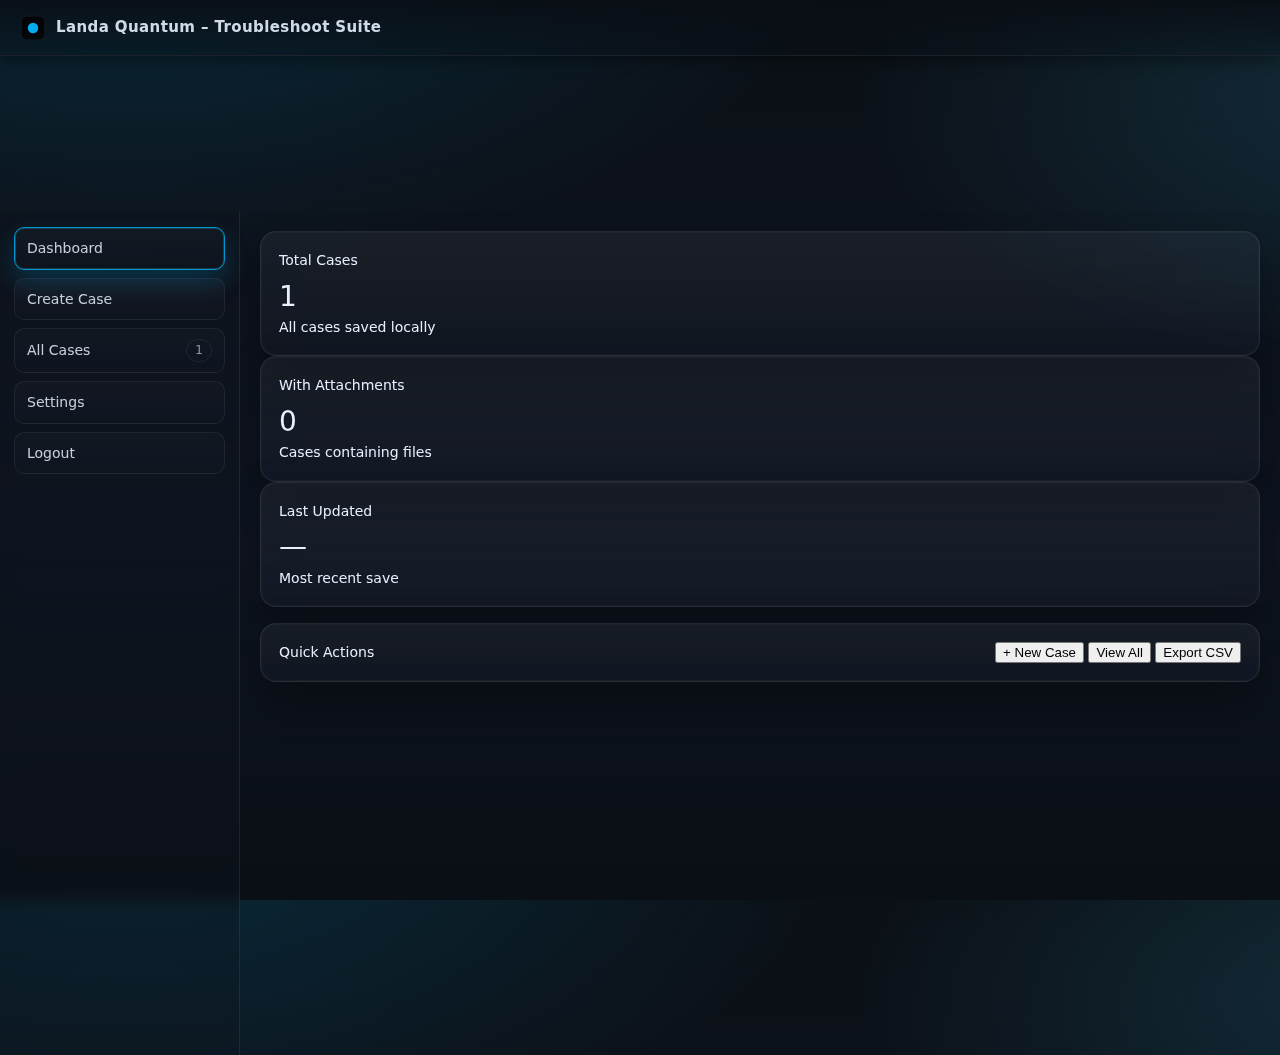
<file: index.html>
<!doctype html>
<html lang="en">
<head>
<meta charset="utf-8">
<meta name="viewport" content="width=device-width, initial-scale=1">
<title>Landa Quantum – Troubleshoot Suite (V18-Fixed)</title>
<link rel="icon" type="image/svg+xml"
      href="data:image/svg+xml,%3Csvg xmlns='http://www.w3.org/2000/svg' viewBox='0 0 40 40'%3E%3Crect x='2' y='2' width='36' height='36' rx='8' fill='%23000000' opacity='0.8' stroke='%23ffffff10'/%3E%3Ccircle cx='20' cy='20' r='8' fill='%2300aeef'/%3E%3C/svg%3E">
<style>
:root{
  --bg:#0b1016; --bg2:#0e1420; --panel:rgba(18,24,34,.6); --glass:rgba(22,30,45,.55);
  --text:#e8f0ff; --muted:#9bb0d0; --border:rgba(255,255,255,.08);
  --accent:#00aeef; --accent2:#3bd0ff; --ok:#4ade80; --err:#ff4967;
}
*{box-sizing:border-box}
html,body{height:100%}
body{
  margin:0; color:var(--text);
  font:14px/1.45 system-ui,-apple-system,Segoe UI,Inter,Roboto,Helvetica,Arial;
  background:
    radial-gradient(1200px 600px at 10% -10%, rgba(0,174,239,.18), transparent 60%),
    radial-gradient(1000px 500px at 110% 10%, rgba(59,208,255,.15), transparent 55%),
    linear-gradient(180deg, var(--bg), var(--bg2) 60%, #0a0f15);
  animation: breathe 14s ease-in-out infinite;
  overflow:hidden;
}
@keyframes breathe{
  0%,100%{ filter:brightness(1) saturate(1); }
  50%{ filter:brightness(1.07) saturate(1.06); }
}

/* HEADER – קבוע בראש, מיושר אלגנטי */
.header {
  position: fixed;
  top: 0; left: 0; right: 0;
  height: 56px;
  display: flex;
  align-items: center;
  justify-content: flex-start;
  gap: 12px;
  padding: 0 20px;
  background: linear-gradient(180deg, rgba(10,14,20,.9), rgba(10,14,20,.3));
  border-bottom: 1px solid var(--border);
  backdrop-filter: blur(10px) saturate(1.1);
  box-shadow: 0 4px 14px rgba(0,0,0,.4);
  z-index: 100;
}

.header .logo {
  display: flex;
  align-items: center;
  gap: 10px;
  cursor: pointer;
}

.header .logo svg {
  width: 26px;
  height: 26px;
  animation: pulseGlow 3s ease-in-out infinite;
}

.header h1 {
  font-size: 15px;
  font-weight: 600;
  letter-spacing: .4px;
  margin: 0;
  opacity: .9;
}

@keyframes pulseGlow {
  0%,100% { filter: drop-shadow(0 0 0 rgba(0,174,239,0)); }
  50% { filter: drop-shadow(0 0 10px rgba(0,174,239,0.5)); }
}

/* מבנה כללי */
.wrap {
  display: grid;
  grid-template-columns: 240px 1fr;
  height: calc(100vh - 56px);
  margin-top: 56px;
}
.aside {
  border-right:1px solid var(--border);
  background:linear-gradient(180deg, rgba(14,20,30,.6), rgba(14,20,30,.25));
  backdrop-filter: blur(8px);
  padding:16px 14px;
}
.main {
  padding:20px 20px 60px;
  overflow:auto;
}

/* ניווט */
.nav{display:flex; flex-direction:column; gap:8px}
.nav .item{display:flex; align-items:center; gap:10px; padding:10px 12px; border:1px solid var(--border);
  background: linear-gradient(180deg, rgba(255,255,255,.03), rgba(255,255,255,.01));
  border-radius:10px; text-decoration:none; color:var(--text); opacity:.85;
  transition: .18s transform ease, .18s box-shadow ease, .18s border-color ease;}
.nav .item:hover{ transform: translateY(-1px); box-shadow: 0 14px 30px rgba(0,0,0,.35); border-color: rgba(59,208,255,.35); opacity:1}
.nav .item.active{ border-color: var(--accent); box-shadow: 0 0 0 1px inset rgba(59,208,255,.25), 0 12px 28px rgba(0,174,239,.25);}
.nav .badge{ margin-left:auto; padding:2px 8px; border:1px solid var(--border); border-radius:999px; font-size:12px; color:var(--muted)}

.panel {
  border:1px solid var(--border);
  border-radius:16px;
  padding:18px;
  background: linear-gradient(180deg, rgba(255,255,255,.05), rgba(255,255,255,.02));
  box-shadow: 0 18px 40px rgba(0,0,0,.35), inset 0 0 0 1px rgba(255,255,255,.03);
  backdrop-filter: blur(14px) saturate(1.08);
  transition: box-shadow .25s ease, transform .25s ease, border-color .25s ease;
}
.panel:hover {
  box-shadow: 0 20px 46px rgba(0,174,239,.24), inset 0 0 0 1px rgba(59,208,255,.12);
  border-color: rgba(59,208,255,.35);
  transform: translateY(-1px);
}
</style>
</head>
<body>
<canvas id="particles"></canvas>

<!-- HEADER -->
<div class="header">
  <div class="logo" id="logoHome">
    <svg viewBox="0 0 40 40" xmlns="http://www.w3.org/2000/svg">
      <rect x="2" y="2" width="36" height="36" rx="8" fill="rgba(0,0,0,0.7)" stroke="rgba(255,255,255,0.08)" />
      <circle cx="20" cy="20" r="8" fill="#00aeef" />
    </svg>
    <h1>Landa Quantum – Troubleshoot Suite</h1>
  </div>
</div>

<!-- MAIN LAYOUT -->
<div class="wrap">
  <aside class="aside">
    <nav class="nav">
      <a class="item active" href="#" data-route="dashboard"><span>Dashboard</span></a>
      <a class="item" href="#" data-route="create"><span>Create Case</span></a>
      <a class="item" href="#" data-route="cases"><span>All Cases</span><span class="badge">1</span></a>
      <a class="item" href="#" data-route="settings"><span>Settings</span></a>
      <a class="item" href="#" id="btnLogout"><span>Logout</span></a>
    </nav>
  </aside>

  <main class="main">
    <div class="grid cols-3">
      <div class="panel">
        <div class="title">Total Cases</div>
        <div style="font-size:28px; margin-top:6px">1</div>
        <div class="help">All cases saved locally</div>
      </div>
      <div class="panel">
        <div class="title">With Attachments</div>
        <div style="font-size:28px; margin-top:6px">0</div>
        <div class="help">Cases containing files</div>
      </div>
      <div class="panel">
        <div class="title">Last Updated</div>
        <div style="font-size:28px; margin-top:6px">—</div>
        <div class="help">Most recent save</div>
      </div>
    </div>
    <div class="panel" style="margin-top:16px">
      <div style="display:flex; justify-content:space-between; align-items:center; gap:10px">
        <div class="title">Quick Actions</div>
        <div>
          <button class="btn">+ New Case</button>
          <button class="btn">View All</button>
          <button class="btn">Export CSV</button>
        </div>
      </div>
    </div>
  </main>
</div>
</body>
</html>
</file>
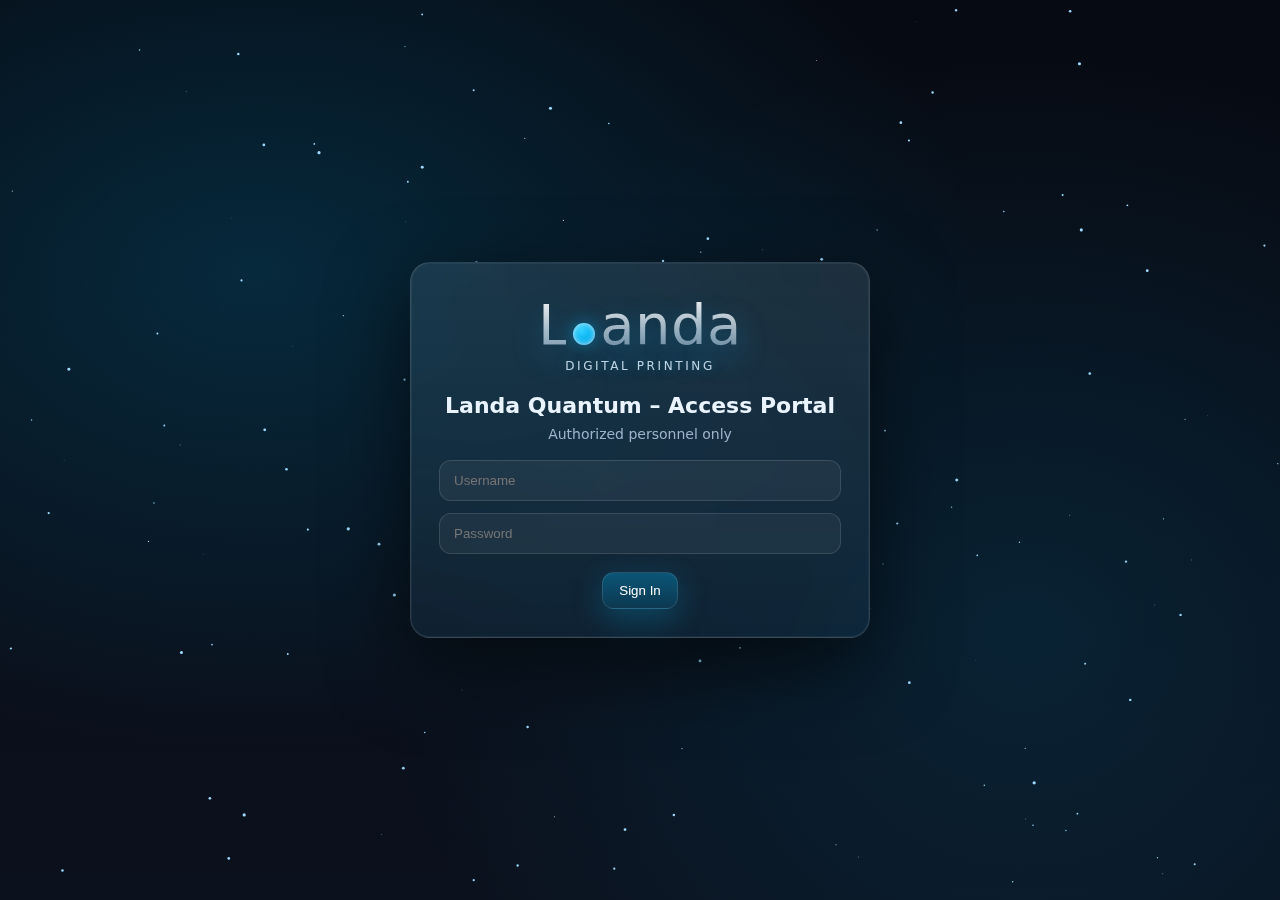
<file: index_v14_login.html>
<!DOCTYPE html>
<html lang="en">
<head>
  <meta charset="UTF-8" />
  <meta name="viewport" content="width=device-width, initial-scale=1.0" />
  <title>Landa Quantum – Access Portal</title>
  <!-- Inline favicon (SVG data URI with Landa blue dot) -->
  <link rel="icon" href="data:image/svg+xml;utf8,
  <svg xmlns='http://www.w3.org/2000/svg' viewBox='0 0 64 64'>
    <defs>
      <radialGradient id='g' cx='50%' cy='50%' r='60%'>
        <stop offset='0%' stop-color='%2300aeef'/>
        <stop offset='100%' stop-color='%2300a0de'/>
      </radialGradient>
      <filter id='s' x='-50%' y='-50%' width='200%' height='200%'>
        <feDropShadow dx='0' dy='2' stdDeviation='3' flood-color='%2300aeef' flood-opacity='0.6'/>
      </filter>
    </defs>
    <rect width='64' height='64' rx='14' ry='14' fill='%23091016'/>
    <circle cx='32' cy='32' r='14' fill='url(%23g)' filter='url(%23s)'/>
  </svg>" />
  <style>
    :root{
      --bg:#060a12;
      --bg2:#0b111d;
      --glassA:rgba(255,255,255,.10);
      --glassB:rgba(255,255,255,.04);
      --border:rgba(255,255,255,.12);
      --text:#eaf4ff;
      --muted:#9fb4cc;
      --accent:#00aeef;
    }
    *{box-sizing:border-box;margin:0;padding:0}
    html,body{height:100%}
    body{
      font-family:"Inter",system-ui,-apple-system,Segoe UI,Roboto,Helvetica,Arial;
      color:var(--text);
      background:radial-gradient(1200px 800px at 20% 30%, rgba(0,174,239,.18), transparent 60%),
                 radial-gradient(1000px 900px at 80% 70%, rgba(0,174,239,.12), transparent 65%),
                 linear-gradient(180deg,var(--bg),var(--bg2));
      overflow:hidden;
    }

    /* Starfield canvas */
    #stars{
      position:fixed;inset:0;z-index:0;display:block
    }

    /* Centered glass card */
    .wrap{
      position:relative;z-index:2;height:100%;
      display:flex;align-items:center;justify-content:center;padding:28px;
    }
    .card{
      width:min(460px,92vw);
      border:1px solid var(--border);
      border-radius:20px;
      padding:34px 28px 28px;
      background:linear-gradient(180deg,var(--glassA),var(--glassB));
      backdrop-filter:blur(18px) saturate(1.25);
      -webkit-backdrop-filter:blur(18px) saturate(1.25);
      box-shadow:0 28px 80px rgba(0,0,0,.6), inset 0 0 0 1px rgba(255,255,255,.05);
      animation:pop .6s ease;
    }
    @keyframes pop{
      from{opacity:0;transform:translateY(12px) scale(.97)}
      to{opacity:1;transform:translateY(0) scale(1)}
    }

    /* Inline glass logo */
    .landa-logo{
      position:relative;display:flex;flex-direction:column;align-items:center;user-select:none;
    }
    .landa-row{
      display:flex;align-items:flex-end;gap:3px;
      line-height:1;letter-spacing:.5px;
      text-shadow:0 10px 30px rgba(0,174,239,.35);
    }
    .landa-L{
      font-weight:300;font-size:56px;letter-spacing:-3px;
      background:linear-gradient(180deg,rgba(255,255,255,.95),rgba(220,235,255,.55));
      -webkit-background-clip:text;background-clip:text;-webkit-text-fill-color:transparent;
    }
    .landa-ring{
      width:22px;height:22px;border-radius:50%;
      margin:0 2px 8px 4px;
      background:radial-gradient(circle at 40% 35%, #30d1ff, #00aeef 60%, #008ec6 100%);
      box-shadow:inset 0 0 6px rgba(255,255,255,.85),0 0 18px rgba(0,174,239,.6);
      animation:glow 3s ease-in-out infinite;
    }
    @keyframes glow{0%,100%{transform:scale(1);filter:brightness(1)}50%{transform:scale(1.08);filter:brightness(1.15)}}
    .landa-text{
      font-weight:200;font-size:56px;
      background:linear-gradient(180deg,rgba(255,255,255,.95),rgba(220,230,255,.45));
      -webkit-background-clip:text;background-clip:text;-webkit-text-fill-color:transparent;
    }
    .landa-sub{
      margin-top:6px;font-size:12px;letter-spacing:2.6px;color:rgba(220,240,255,.85);
      text-shadow:0 0 12px rgba(0,174,239,.35);
    }

    /* Heading */
    .title{margin:20px 0 8px;font-size:22px;font-weight:600;text-align:center}
    .subtitle{color:var(--muted);font-size:14px;text-align:center;margin-bottom:18px}

    /* Inputs */
    .form{display:flex;flex-direction:column;gap:12px}
    .input{
      width:100%;padding:12px 14px;border-radius:12px;border:1px solid var(--border);
      background:rgba(255,255,255,.05);color:var(--text);outline:none;
      transition:border .2s, box-shadow .2s;
    }
    .input:focus{border-color:rgba(0,174,239,.7);box-shadow:0 0 0 3px rgba(0,174,239,.18)}

    /* CTA */
    .cta{
      margin-top:6px;display:flex;gap:10px;align-items:center;justify-content:center
    }
    .btn{
      border:1px solid var(--border);background:linear-gradient(180deg, rgba(0,174,239,.35), rgba(0,174,239,.15));
      color:white;padding:10px 16px;border-radius:12px;cursor:pointer;
      box-shadow:0 10px 30px rgba(0,174,239,.25);
      transition:transform .15s ease, box-shadow .2s ease, background .2s ease;
    }
    .btn:hover{transform:translateY(-1px);box-shadow:0 18px 40px rgba(0,174,239,.3);background:linear-gradient(180deg, rgba(0,174,239,.45), rgba(0,174,239,.2))}
    .btn:active{transform:translateY(0) scale(.99)}

    /* Toasts */
    .toasts{position:fixed;top:20px;right:20px;z-index:5;display:flex;flex-direction:column;gap:8px}
    .toast{padding:10px 12px;border-radius:10px;border:1px solid var(--border);background:rgba(9,16,28,.9);box-shadow:0 12px 24px rgba(0,0,0,.35)}
    .toast.ok{border-color:rgba(0,174,239,.6)} .toast.err{border-color:#ff5470}

    @media (max-width:520px){
      .landa-L,.landa-text{font-size:48px}
      .landa-ring{width:20px;height:20px;margin-bottom:6px}
      .card{padding:28px 22px}
    }
  </style>
</head>
<body>
  <canvas id="stars"></canvas>

  <div class="wrap">
    <div class="card">
      <!-- Inline coded logo -->
      <div class="landa-logo" aria-label="Landa Digital Printing">
        <div class="landa-row">
          <div class="landa-L">L</div>
          <div class="landa-ring" aria-hidden="true"></div>
          <div class="landa-text">anda</div>
        </div>
        <div class="landa-sub">DIGITAL&nbsp;PRINTING</div>
      </div>

      <div class="title">Landa Quantum – Access Portal</div>
      <div class="subtitle">Authorized personnel only</div>

      <form class="form" id="loginForm" onsubmit="return false;">
        <input class="input" id="user" placeholder="Username" autocomplete="username" />
        <input class="input" id="pass" type="password" placeholder="Password" autocomplete="current-password" />
        <div class="cta">
          <button class="btn" id="loginBtn" type="button">Sign In</button>
        </div>
      </form>
    </div>
  </div>

  <div class="toasts" id="toasts"></div>

  <script>
    /* Starfield animation (lightweight) */
    (function(){
      const c = document.getElementById('stars'), dpr = Math.max(1, window.devicePixelRatio||1);
      const ctx = c.getContext('2d'), MAX=140;
      let w,h,stars=[];
      function resize(){
        w = c.width = innerWidth*dpr;
        h = c.height = innerHeight*dpr;
        c.style.width = innerWidth + 'px'; c.style.height = innerHeight + 'px';
        ctx.setTransform(dpr,0,0,dpr,0,0);
      }
      function init(){
        stars = [];
        for(let i=0;i<MAX;i++){
          stars.push({
            x: Math.random()*innerWidth,
            y: Math.random()*innerHeight,
            r: Math.random()*1.4+0.2,
            v: Math.random()*0.3+0.05,
            a: Math.random()*1
          });
        }
      }
      function tick(){
        ctx.clearRect(0,0,innerWidth,innerHeight);
        for(const s of stars){
          s.y += s.v; if(s.y>innerHeight) s.y = -2;
          s.a += 0.02;
          const glow = 0.6 + 0.4*Math.sin(s.a);
          ctx.beginPath();
          ctx.fillStyle = 'rgba(160, 220, 255,'+glow+')';
          ctx.arc(s.x, s.y, s.r, 0, Math.PI*2);
          ctx.fill();
        }
        requestAnimationFrame(tick);
      }
      addEventListener('resize', resize);
      resize(); init(); tick();
    })();

    /* Toast helper */
    function toast(msg,type='ok'){
      const t=document.createElement('div'); t.className='toast '+type; t.textContent=msg;
      toasts.appendChild(t); setTimeout(()=>t.remove(), 2200);
    }

    /* Login demo logic (keeps credentials local as before) */
    loginBtn.addEventListener('click', ()=>{
      const u = user.value.trim(), p = pass.value.trim();
      if(u==='Expert' && p==='Landa123456'){
        toast('Access Granted','ok');
        loginBtn.textContent = 'Welcome';
        loginBtn.disabled = true;
      }else{
        toast('Access Denied','err');
      }
    });
  </script>
</body>
</html>
</file>
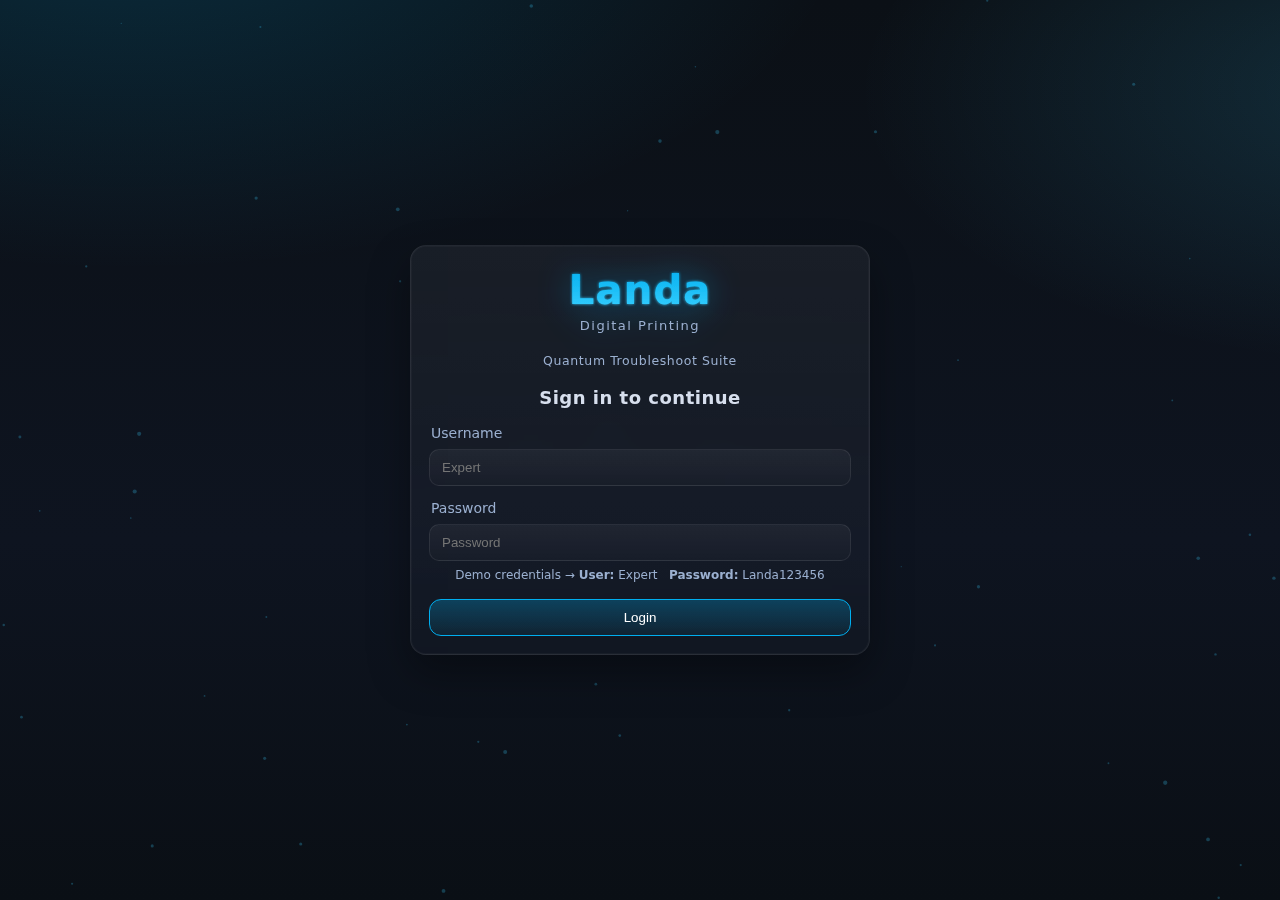
<file: indexB.html>
<!doctype html>
<html lang="en">
<head>
<meta charset="utf-8">
<meta name="viewport" content="width=device-width, initial-scale=1">
<title>Landa Quantum – Troubleshoot Suite (V18.3-Final)</title>

<!-- Favicon: square + cyan circle -->
<link rel="icon" type="image/svg+xml"
      href="data:image/svg+xml,%3Csvg xmlns='http://www.w3.org/2000/svg' viewBox='0 0 40 40'%3E%3Crect x='2' y='2' width='36' height='36' rx='8' fill='%23000000' opacity='0.85' stroke='%23ffffff10'/%3E%3Ccircle cx='20' cy='20' r='8' fill='%2300aeef'/%3E%3C/svg%3E">

<style>
:root{
  --bg:#0b1016; --bg2:#0e1420; --panel:rgba(18,24,34,.6); --glass:rgba(22,30,45,.55);
  --text:#e8f0ff; --muted:#9bb0d0; --border:rgba(255,255,255,.08);
  --accent:#00aeef; --accent2:#3bd0ff; --ok:#4ade80; --err:#ff4967;
  --header:56px;            /* ✔ גובה ההדר קונסיסטנטי */
  --aside-w:260px;          /* ✔ רוחב התפריט בדסקטופ */
  --radius:16px;
}
*{box-sizing:border-box}
html,body{height:100%}
body{
  margin:0; color:var(--text);
  font:14px/1.45 system-ui,-apple-system,Segoe UI,Inter,Roboto,Helvetica,Arial;
  background:
    radial-gradient(1200px 600px at 10% -10%, rgba(0,174,239,.18), transparent 60%),
    radial-gradient(1000px 500px at 110% 10%, rgba(59,208,255,.15), transparent 55%),
    linear-gradient(180deg, var(--bg), var(--bg2) 60%, #0a0f15);
  animation: breathe 14s ease-in-out infinite;
  overflow:hidden;
}
@keyframes breathe{ 0%,100%{filter:brightness(1) saturate(1)} 50%{filter:brightness(1.07) saturate(1.06)} }

/* ====== Shared / Glass ====== */
.hidden{ display:none !important }
.panel{
  border:1px solid var(--border); border-radius:var(--radius); padding:18px;
  background: linear-gradient(180deg, rgba(255,255,255,.05), rgba(255,255,255,.02));
  box-shadow: 0 18px 40px rgba(0,0,0,.35), inset 0 0 0 1px rgba(255,255,255,.03);
  backdrop-filter: blur(14px) saturate(1.08);
  transition: box-shadow .25s, transform .25s, border-color .25s;
}
.panel:hover{
  box-shadow: 0 20px 46px rgba(0,174,239,.24), inset 0 0 0 1px rgba(59,208,255,.12);
  border-color: rgba(59,208,255,.35);
  transform: translateY(-1px);
}
.btn{
  border:1px solid var(--border); color:var(--text);
  background: linear-gradient(180deg, rgba(255,255,255,.06), rgba(255,255,255,.02));
  padding:10px 14px; border-radius:12px; cursor:pointer;
  transition:.18s transform, .18s box-shadow, .18s border-color;
}
.btn:hover{ transform:translateY(-1px); box-shadow:0 16px 38px rgba(0,0,0,.36); border-color: rgba(59,208,255,.45);}
.btn.primary{ border-color: var(--accent); background: linear-gradient(180deg, rgba(0,174,239,.28), rgba(0,174,239,.08)); color:#fff; }
.btn.ghost{ background:transparent } .btn.small{ padding:6px 10px; border-radius:9px; font-size:12.5px } .btn.danger{ border-color: rgba(255,73,103,.5); color:#fff }
.toast-wrap{ position: fixed; right:16px; top: calc(var(--header) + 8px); display:flex; flex-direction:column; gap:8px; z-index:110 }
.toast{ padding:10px 12px; border-radius:10px; border:1px solid var(--border); background:rgba(20,26,38,.85); box-shadow:0 14px 28px rgba(0,0,0,.35) }
.toast.ok{ border-color: rgba(74,222,128,.5); } .toast.err{ border-color: rgba(255,73,103,.55); }
#particles{ position:fixed; inset:0; z-index:-1; pointer-events:none; }

/* ====== Login ====== */
#loginPage{ display:flex; align-items:center; justify-content:center; min-height:100vh; padding:24px; }
.auth{ width:min(460px, 92vw); }
.logo{ display:flex; flex-direction:column; align-items:center; gap:8px; margin-bottom:14px }
.logo svg{ height:80px; filter: drop-shadow(0 0 16px rgba(0,174,239,.4)); animation: pulse 2.8s ease-in-out infinite; }
.logo .subtitle{ color:var(--muted); font-size:12.5px; letter-spacing:.6px }
@keyframes pulse{0%{filter:drop-shadow(0 0 0 rgba(0,174,239,0))}50%{filter:drop-shadow(0 0 18px rgba(0,174,239,.45))}100%{filter:drop-shadow(0 0 0 rgba(0,174,239,0))}}
.auth h2{ margin:0 0 6px; font-size:18px; letter-spacing:.5px; opacity:.92; text-align:center }
.label{display:block; color:var(--muted); margin:12px 2px 6px}
.input{ width:100%; padding:10px 12px; border:1px solid var(--border); border-radius:10px; color:var(--text);
  background: linear-gradient(180deg, rgba(255,255,255,.05), rgba(255,255,255,.015)); outline:none;}
.helper{ color:var(--muted); font-size:12px; margin-top:6px; text-align:center }
.btn.full{ width:100%; margin-top:14px }

/* ====== App Layout ====== */
.app.hidden{ display:none !important }

/* HEADER: fixed height, above everything */
.header{
  position: sticky; top:0; z-index:100; /* ✔ מעל ה-sidebar */
  display:flex; align-items:center; justify-content:space-between;
  gap:12px; height:var(--header); padding:8px 14px 8px 14px;
  background: linear-gradient(180deg, rgba(10,14,20,.82), rgba(10,14,20,.34));
  border-bottom:1px solid var(--border);
  backdrop-filter: blur(10px) saturate(1.1);
  box-shadow: 0 4px 14px rgba(0,0,0,.35);
}
.header-left{ display:flex; align-items:center; gap:10px; min-width:0 }
.header-title{ display:flex; align-items:center; gap:10px; min-width:0 }
.header-title h1{ font-size:16px; letter-spacing:.4px; margin:0; opacity:.95; font-weight:700; white-space:nowrap; overflow:hidden; text-overflow:ellipsis }
.header .badge-env{ font-size:11px; color:#9bb0d0; border:1px solid var(--border); padding:2px 8px; border-radius:999px }
.header .logo-mini svg{ width:28px; height:28px; animation: pulseGlow 3.2s ease-in-out infinite; transform-origin:center; }
@keyframes pulseGlow{0%{filter:drop-shadow(0 0 0 rgba(0,174,239,0));transform:scale(1)}50%{filter:drop-shadow(0 0 12px rgba(0,174,239,.45));transform:scale(1.05)}100%{filter:drop-shadow(0 0 0 rgba(0,174,239,0));transform:scale(1)}}

/* Mobile menu button */
.header .menu-btn{ display:none; gap:8px; align-items:center }
.header .menu-btn .bar{ width:18px; height:2px; background:#cfe7ff; border-radius:2px; box-shadow:0 0 8px rgba(0,174,239,.35) }

/* GRID */
.wrap{
  display:grid; grid-template-columns: var(--aside-w) 1fr;
  height: calc(100vh - var(--header));
}
.aside{
  border-right:1px solid var(--border);
  background:linear-gradient(180deg, rgba(14,20,30,.6), rgba(14,20,30,.25));
  backdrop-filter: blur(8px);
  padding:16px 14px;
  position: sticky; top: var(--header); /* ✔ מתחיל מתחת להדר */
  height: calc(100vh - var(--header));
  overflow:auto;
  z-index: 10;
}
.main{ padding:20px 20px 60px; overflow:auto; }

.nav{display:flex; flex-direction:column; gap:8px}
.nav .item{display:flex; align-items:center; gap:10px; padding:10px 12px; border:1px solid var(--border);
  background: linear-gradient(180deg, rgba(255,255,255,.03), rgba(255,255,255,.01));
  border-radius:10px; text-decoration:none; color:var(--text); opacity:.85;
  transition:.18s transform, .18s box-shadow, .18s border-color;}
.nav .item:hover{ transform: translateY(-1px); box-shadow: 0 14px 30px rgba(0,0,0,.35); border-color: rgba(59,208,255,.35); opacity:1}
.nav .item.active{ border-color: var(--accent); box-shadow: 0 0 0 1px inset rgba(59,208,255,.25), 0 12px 28px rgba(0,174,239,.25);}
.nav .badge{ margin-left:auto; padding:2px 8px; border:1px solid var(--border); border-radius:999px; font-size:12px; color:var(--muted)}

.grid{display:grid; gap:16px}
.grid.cols-2{grid-template-columns:1fr 1fr}
.grid.cols-3{grid-template-columns:repeat(3,1fr)}
@media (max-width: 1100px){ .grid.cols-3{grid-template-columns:1fr 1fr} }
@media (max-width: 780px){
  .header{ padding:8px 10px }
  .header .menu-btn{ display:flex }
  .header-title h1{ font-size:15px; max-width: 62vw }
  .wrap{ grid-template-columns: 1fr }
  .aside{ position: fixed; top: var(--header); left:0; bottom:0; height:auto; width: min(82vw, 320px);
          transform: translateX(-105%); transition: transform .25s ease; box-shadow: 16px 0 40px rgba(0,0,0,.45); z-index: 120; }
  body.aside-open .aside{ transform: translateX(0) }
  .main{ padding:14px 12px 72px }
  .grid.cols-2,.grid.cols-3{grid-template-columns:1fr}
}

.label.v13{display:block; color:var(--muted); margin:8px 2px 6px}
.input.v13,.select,textarea,.file{ width:100%; padding:10px 12px; border:1px solid var(--border); border-radius:10px; color:var(--text);
  background: linear-gradient(180deg, rgba(255,255,255,.04), rgba(255,255,255,.015)); outline:none;}
textarea{min-height:84px; resize:vertical}
.inline{display:flex; gap:12px; align-items:center} .half{flex:1} .full{grid-column:1/-1} .help{color:var(--muted); font-size:12px; margin-top:6px}

.fab{ position: fixed; right:14px; bottom:18px; z-index:60; }
.fab .btn{ padding:14px 16px; border-radius:20px; font-weight:600; box-shadow: 0 18px 40px rgba(0,174,239,.35);}

.case-card{ border:1px solid var(--border); border-radius:14px; padding:14px; display:grid; grid-template-columns: auto 1fr auto; gap:12px;
  background: linear-gradient(180deg, rgba(255,255,255,.04), rgba(255,255,255,.02)); box-shadow: 0 14px 34px rgba(0,0,0,.32), inset 0 0 0 1px rgba(255,255,255,.03); transition:.25s}
.case-card:hover{ box-shadow: 0 18px 40px rgba(0,174,239,.2), inset 0 0 0 1px rgba(59,208,255,.12); border-color: rgba(59,208,255,.35); transform: translateY(-1px); }
.case-card .stripe{ width:6px; border-radius:8px; background: linear-gradient(180deg, var(--accent), var(--accent2)); }
.case-card .title{ font-weight:600; opacity:.95 } .case-card .meta{ color:var(--muted); font-size:12.5px; display:flex; gap:10px; flex-wrap:wrap }
.case-card .actions{ display:flex; gap:8px; align-items:center } .case-card .files{ color:var(--muted); } .kv{ display:flex; gap:6px }
.k{ color:var(--muted) } .v{ color:var(--text) }

.modal-back{ position:fixed; inset:0; background: rgba(0,0,0,.45); display:none; align-items:center; justify-content:center; z-index:140; }
.modal{ width:min(880px, 94vw); max-height:88vh; overflow:auto; border:1px solid var(--border); border-radius:16px; padding:18px;
  background: linear-gradient(180deg, rgba(255,255,255,.06), rgba(255,255,255,.025)); box-shadow: 0 30px 80px rgba(0,0,0,.55), inset 0 0 0 1px rgba(255,255,255,.03);
  animation: pop .22s ease;} @keyframes pop{ from{ transform:translateY(8px) scale(.98); opacity:.0} to{ transform:translateY(0) scale(1); opacity:1 } }
</style>
</head>
<body>
<canvas id="particles"></canvas>
<div class="toast-wrap" id="toasts"></div>

<!-- ========== LOGIN ========== -->
<section id="loginPage">
  <div class="auth panel center">
    <div class="logo">
      <!-- Encoded Landa / Digital Printing SVG -->
      <svg xmlns="http://www.w3.org/2000/svg" viewBox="0 0 360 110" aria-label="Landa Digital Printing">
        <defs>
          <linearGradient id="lg" x1="0" y1="0" x2="0" y2="1">
            <stop offset="0%" stop-color="#00aeef"/><stop offset="100%" stop-color="#3bd0ff"/>
          </linearGradient>
          <filter id="g" x="-50%" y="-50%" width="200%" height="200%"><feGaussianBlur stdDeviation="2" result="b"/><feMerge><feMergeNode in="b"/><feMergeNode in="SourceGraphic"/></feMerge></filter>
        </defs>
        <text x="50%" y="50%" text-anchor="middle" fill="url(#lg)" filter="url(#g)"
              font-family="Segoe UI, Inter, system-ui, sans-serif" font-weight="700" font-size="56" letter-spacing="1">Landa</text>
        <text x="50%" y="82%" text-anchor="middle" fill="#9bb0d0"
              font-family="Segoe UI, Inter, system-ui, sans-serif" font-size="18" letter-spacing="2">Digital Printing</text>
      </svg>
      <div class="subtitle">Quantum Troubleshoot Suite</div>
    </div>
    <h2>Sign in to continue</h2>
    <label class="label" for="authUser">Username</label>
    <input class="input" id="authUser" placeholder="Expert" autocomplete="username">
    <label class="label" for="authPass">Password</label>
    <input class="input" id="authPass" type="password" placeholder="Password" autocomplete="current-password">
    <div class="helper">Demo credentials → <b>User:</b> Expert &nbsp; <b>Password:</b> Landa123456</div>
    <button class="btn primary full" id="btnLogin">Login</button>
  </div>
</section>

<!-- ========== APP ========== -->
<div class="app hidden" id="appRoot">
  <!-- HEADER (לוגו משמאל + כותרת מיושרת) -->
  <header class="header">
    <div class="header-left">
      <button class="menu-btn btn small" id="btnMenu" aria-label="Toggle menu" title="Menu">
        <span class="bar"></span><span class="bar"></span><span class="bar"></span>
      </button>
      <div class="header-title" id="logoHome" title="Go to Dashboard" style="cursor:pointer">
        <div class="logo-mini" aria-hidden="true">
          <!-- mini encoded emblem -->
          <svg viewBox="0 0 40 40" xmlns="http://www.w3.org/2000/svg">
            <rect x="2" y="2" width="36" height="36" rx="8" fill="rgba(0,0,0,0.78)" stroke="rgba(255,255,255,0.08)"/>
            <circle cx="20" cy="20" r="8" fill="#00aeef">
              <animate attributeName="r" values="8;9;8" dur="2.6s" repeatCount="indefinite"/>
            </circle>
          </svg>
        </div>
        <h1>Landa Quantum – Troubleshoot Suite</h1>
      </div>
    </div>
    <span class="badge-env">V18.3-Final</span>
  </header>

  <!-- GRID -->
  <div class="wrap">
    <aside class="aside" id="aside">
      <nav class="nav">
        <a class="item active" href="#" data-route="dashboard"><span>Dashboard</span></a>
        <a class="item" href="#" data-route="create"><span>Create Case</span></a>
        <a class="item" href="#" data-route="cases"><span>All Cases</span><span class="badge" id="casesCount">0</span></a>
        <a class="item" href="#" data-route="settings"><span>Settings</span></a>
        <a class="item" href="#" id="btnLogout"><span>Logout</span></a>
      </nav>
    </aside>

    <main class="main">
      <!-- Dashboard -->
      <section id="page-dashboard" class="page">
        <div class="grid cols-3">
          <div class="panel">
            <div class="title">Total Cases</div>
            <div style="font-size:28px; margin-top:6px" id="kpiTotal">0</div>
            <div class="help">All cases saved locally</div>
          </div>
          <div class="panel">
            <div class="title">With Attachments</div>
            <div style="font-size:28px; margin-top:6px" id="kpiFiles">0</div>
            <div class="help">Cases containing files</div>
          </div>
          <div class="panel">
            <div class="title">Last Updated</div>
            <div style="font-size:28px; margin-top:6px" id="kpiUpdated">—</div>
            <div class="help">Most recent save</div>
          </div>
        </div>

        <div class="panel" style="margin-top:16px">
          <div style="display:flex; justify-content:space-between; align-items:center; gap:10px">
            <div class="title">Quick Actions</div>
            <div>
              <button class="btn" onclick="go('create')">+ New Case</button>
              <button class="btn" onclick="go('cases')">View All</button>
              <button class="btn" onclick="exportCSV()">Export CSV</button>
            </div>
          </div>
        </div>
      </section>

      <!-- Create Case -->
      <section id="page-create" class="page hidden">
        <div class="panel">
          <h2 style="margin:0 0 10px">Create New Case</h2>
          <form id="caseForm" onsubmit="saveCase(event)">
            <div class="grid cols-2">
              <div class="half"><label class="label v13">SF Case *</label><input class="input v13" id="sfCase"></div>
              <div class="half"><label class="label v13">TFS Number</label><input class="input v13" id="tfsNumber"></div>
              <div class="half"><label class="label v13">Machine Type *</label>
                <select id="machineType" class="select"><option value="">Choose…</option><option>Simplex</option><option>Duplex</option></select></div>
              <div class="half"><label class="label v13">Machine Number *</label><input class="input v13" id="machineNumber" placeholder="S3 / D5"></div>
              <div class="half"><label class="label v13">System *</label>
                <select id="system" class="select"><option value="">Choose…</option><option>BSS</option><option>PIP</option><option>Feeder</option><option>Engine</option><option>Finisher</option><option>IPS</option><option>IO</option><option>Vacuum</option><option>Drying</option><option>Ink Delivery</option></select>
              </div>
              <div class="half"><label class="label v13">Sub-System</label><input class="input v13" id="subSystem" placeholder="Auto-suggest later"></div>
              <div class="half"><label class="label v13">Software Version</label><input class="input v13" id="softwareVersion" placeholder="4.2.11"></div>
              <div class="half"><label class="label v13">Firmware Revision</label><input class="input v13" id="firmwareRevision"></div>
              <div class="full"><hr style="border:0; border-top:1px solid var(--border)"></div>
              <div class="full"><label class="label v13">Issue Summary *</label><input class="input v13" id="issueSummary" placeholder="One line summary"></div>
              <div class="full"><label class="label v13">Symptoms / Error Messages</label><textarea id="symptoms" class="input v13" placeholder="Short bullets or error codes"></textarea></div>
              <div class="half"><label class="label v13">Frequency</label><select id="frequency" class="select"><option>Once</option><option>Intermittent</option><option>Frequent</option><option>Constant</option></select></div>
              <div class="half"><label class="label v13">Environment / Conditions</label><input id="environment" class="input v13" placeholder="paper/media, temp, job type…"></div>
              <div class="full"><hr style="border:0; border-top:1px solid var(--border)"></div>
              <div class="full"><label class="label v13">Reproduction Steps</label><textarea id="repro" class="input v13" placeholder="Step 1, Step 2, …"></textarea></div>
              <div class="full"><label class="label v13">Measurements / Observations</label><textarea id="observations" class="input v13" placeholder="Logs, sensors, values…"></textarea></div>
              <div class="full"><label class="label v13">Root Cause (identified)</label><textarea id="rootCause" class="input v13"></textarea></div>
              <div class="full"><label class="label v13">Analysis Notes</label><textarea id="analysis" class="input v13"></textarea></div>
              <div class="full"><hr style="border:0; border-top:1px solid var(--border)"></div>
              <div class="full"><label class="label v13">Troubleshooting Steps</label><textarea id="troubleshooting" class="input v13"></textarea></div>
              <div class="full"><label class="label v13">Parts / Service Actions</label><textarea id="parts" class="input v13"></textarea></div>
              <div class="full"><label class="label v13">Solution Implemented *</label><textarea id="solution" class="input v13"></textarea></div>
              <div class="full"><label class="label v13">Verification Method</label><input id="verification" class="input v13" placeholder="How did we verify the fix?"></div>
              <div class="full"><label class="label v13">Final Remarks / Lessons Learned</label><textarea id="lessons" class="input v13"></textarea></div>
              <div class="full">
                <label class="label v13">Attachments (multiple)</label>
                <div id="filesWrap"></div>
                <button class="btn small" type="button" onclick="addFileRow()">+ Add another file</button>
                <div class="help">Accepted: pdf, doc, xls, png, jpg, jpeg, zip</div>
              </div>
              <div class="full"><label class="label v13">Attachment Notes</label><input id="attachmentNotes" class="input v13"></div>
              <div class="inline full" style="margin-top:8px">
                <button class="btn primary" type="submit">Save Case</button>
                <button class="btn ghost" type="button" onclick="go('cases')">View All</button>
              </div>
            </div>
          </form>
        </div>
      </section>

      <!-- Cases -->
      <section id="page-cases" class="page hidden">
        <div class="panel">
          <div style="display:flex; justify-content:space-between; align-items:center; gap:10px">
            <h2 style="margin:0">All Cases</h2>
            <div class="inline" style="flex-wrap:wrap; gap:8px">
              <input id="searchBox" class="input v13" placeholder="Search text (Issue / Machine / System)" style="min-width:220px">
              <button class="btn" onclick="renderCases()">Apply</button>
              <button class="btn" onclick="exportCSV()">Export CSV</button>
            </div>
          </div>
        </div>
        <div id="casesList" class="grid cols-1" style="margin-top:16px"></div>
      </section>

      <!-- Settings -->
      <section id="page-settings" class="page hidden">
        <div class="panel"><h2 style="margin:0 0 10px">Settings</h2><div class="help">Coming soon…</div></div>
      </section>
    </main>
  </div>

  <div class="fab"><button class="btn primary" onclick="go('create')">+ New Case</button></div>

  <div class="modal-back" id="modalBack">
    <div class="modal" id="modal">
      <div style="display:flex; justify-content:space-between; align-items:center; gap:10px">
        <div class="title" id="modalTitle">Case</div>
        <button class="btn small danger" onclick="closeModal()">Close</button>
      </div>
      <div id="modalBody" style="margin-top:12px"></div>
    </div>
  </div>
</div>

<script>
/* ===== Storage ===== */
const LS_KEY='landa_cases_v13';
function getCases(){ try{ return JSON.parse(localStorage.getItem(LS_KEY)||'[]'); }catch(e){ return [] } }
function setCases(arr){ localStorage.setItem(LS_KEY, JSON.stringify(arr)); updateKPIs(); }

/* ===== Routing ===== */
const pages=['dashboard','create','cases','settings'];
function go(route){
  pages.forEach(p=>document.getElementById('page-'+p).classList.add('hidden'));
  const tgt=document.getElementById('page-'+route);
  if(tgt) tgt.classList.remove('hidden');
  document.querySelectorAll('.nav .item').forEach(a=>{
    const r=a.dataset.route; a.classList.toggle('active', r===route);
  });
  if(route==='dashboard') updateKPIs();
  if(route==='cases') renderCases();
  window.scrollTo({top:0, behavior:'smooth'});
}
document.getElementById('logoHome').addEventListener('click', ()=> go('dashboard'));
document.querySelectorAll('.nav .item').forEach(a=>{
  const r=a.getAttribute('data-route');
  if(r){ a.addEventListener('click', (e)=>{ e.preventDefault(); go(r); if (document.body.classList.contains('aside-open')) document.body.classList.remove('aside-open'); }); }
});

/* Mobile menu toggle */
const btnMenu = document.getElementById('btnMenu');
if (btnMenu) btnMenu.addEventListener('click', ()=> document.body.classList.toggle('aside-open'));

/* ===== Auth ===== */
const AUTH_KEY='landaAuth';
const loginPage=document.getElementById('loginPage');
const appRoot=document.getElementById('appRoot');
function showApp(){ loginPage.classList.add('hidden'); appRoot.classList.remove('hidden'); go('dashboard'); updateKPIs(); }
function showLogin(){ appRoot.classList.add('hidden'); loginPage.classList.remove('hidden'); }

document.getElementById('btnLogin').addEventListener('click', ()=>{
  const u=document.getElementById('authUser').value.trim();
  const p=document.getElementById('authPass').value.trim();
  if(u==='Expert' && p==='Landa123456'){
    toast('Welcome, Expert','ok'); localStorage.setItem(AUTH_KEY,'true'); setTimeout(showApp, 650);
  }else{ toast('Invalid credentials','err'); }
});
if(localStorage.getItem(AUTH_KEY)==='true'){ showApp(); }

document.getElementById('btnLogout').addEventListener('click', e=>{
  e.preventDefault(); toast('Logged out successfully','ok'); localStorage.removeItem(AUTH_KEY);
  document.body.classList.remove('aside-open'); setTimeout(showLogin, 650);
});

/* ===== Cases (V13 base) ===== */
function addFileRow(){
  const w=document.getElementById('filesWrap');
  const row=document.createElement('div'); row.className='inline';
  const inp=document.createElement('input'); inp.type='file'; inp.className='file'; inp.accept='.pdf,.doc,.docx,.xls,.xlsx,.png,.jpg,.jpeg,.zip';
  const rm=document.createElement('button'); rm.className='btn small danger'; rm.type='button'; rm.textContent='Remove'; rm.onclick=()=>row.remove();
  row.appendChild(inp); row.appendChild(rm); w.appendChild(row);
}
addFileRow();

async function saveCase(e){
  e.preventDefault();
  const req=v=>v&&v.trim().length>0;
  const data={
    sfCase:val('sfCase'), tfsNumber:val('tfsNumber'), machineType:val('machineType'), machineNumber:val('machineNumber'),
    system:val('system'), subSystem:val('subSystem'), softwareVersion:val('softwareVersion'), firmwareRevision:val('firmwareRevision'),
    issueSummary:val('issueSummary'), symptoms:val('symptoms'), frequency:val('frequency'), environment:val('environment'),
    repro:val('repro'), observations:val('observations'), rootCause:val('rootCause'), analysis:val('analysis'),
    troubleshooting:val('troubleshooting'), parts:val('parts'), solution:val('solution'), verification:val('verification'),
    lessons:val('lessons'), attachmentNotes:val('attachmentNotes'), createdAt:new Date().toISOString(), author:'Expert'
  };
  const errors=[]; ['sfCase','machineType','machineNumber','system','issueSummary','solution'].forEach(k=>{ if(!req(data[k])) errors.push(k)});
  if(errors.length){
    toast('Please fill required: '+errors.join(', '),'err');
    errors.forEach(id=>{const el=document.getElementById(id); if(el) el.style.borderColor='rgba(255,73,103,.6)'});
    setTimeout(()=> errors.forEach(id=>{const el=document.getElementById(id); if(el) el.style.borderColor='var(--border)'}), 1600);
    return;
  }
  const inputs=[...document.querySelectorAll('#filesWrap input[type="file"]')];
  const files=inputs.map(i=>i.files&&i.files[0]).filter(Boolean);
  if(files.length){ data.attachments=[]; for(const f of files){
      const ok=/\.(pdf|docx?|xlsx?|png|jpg|jpeg|zip)$/i.test(f.name);
      if(!ok){ toast('Unsupported file: '+f.name,'err'); continue;}
      const base64=await new Promise(res=>{ const r=new FileReader(); r.onload=()=>res(r.result); r.readAsDataURL(f); });
      data.attachments.push({name:f.name,type:f.type,data:base64});
    } }
  const arr=getCases(); arr.push(data); setCases(arr);
  document.getElementById('caseForm').reset(); document.getElementById('filesWrap').innerHTML=''; addFileRow();
  toast('Case saved successfully','ok'); go('cases');
}
function val(id){ const el=document.getElementById(id); return el?el.value:''; }

function renderCases(){
  const list=document.getElementById('casesList');
  const q=(document.getElementById('searchBox').value||'').toLowerCase();
  const arr=getCases().filter(c=> !q || (c.issueSummary||'').toLowerCase().includes(q) || (c.machineNumber||'').toLowerCase().includes(q) || (c.system||'').toLowerCase().includes(q));
  const badge=document.getElementById('casesCount'); if(badge) badge.textContent=String(arr.length);
  list.innerHTML = arr.length ? arr.map((c,i)=>caseCard(c,i)).join('') : '<div class="panel">No cases yet.</div>';
}
function caseCard(c,i){
  const files=Array.isArray(c.attachments)&&c.attachments.length? `${c.attachments.length} file(s)`: 'No attachments';
  return `<div class="case-card">
    <div class="stripe"></div>
    <div>
      <div class="title">#${i+1} — ${esc(c.sfCase||'')}</div>
      <div class="meta">
        <span class="kv"><span class="k">Machine:</span><span class="v">${esc(c.machineNumber||'')}</span></span>
        <span class="kv"><span class="k">Type:</span><span class="v">${esc(c.machineType||'')}</span></span>
        <span class="kv"><span class="k">System:</span><span class="v">${esc(c.system||'')}${c.subSystem? ' / '+esc(c.subSystem):''}</span></span>
        <span class="kv"><span class="k">SW:</span><span class="v">${esc(c.softwareVersion||'')}</span></span>
      </div>
      <div class="kv" style="margin-top:8px"><span class="k">Issue:</span><span class="v">${esc(c.issueSummary||'')}</span></div>
      <div class="files" style="margin-top:4px">${files}</div>
    </div>
    <div class="actions">
      <button class="btn small" onclick="openCase(${i})">Details</button>
      <button class="btn small danger" onclick="deleteCase(${i})">Delete</button>
    </div>
  </div>`;
}
function openCase(i){
  const c=getCases()[i]; if(!c) return; document.getElementById('modalTitle').textContent=`Case #${i+1} — ${c.sfCase||''}`;
  const files=Array.isArray(c.attachments)&&c.attachments.length?
    c.attachments.map(a=>`<div class="kv"><span class="k">•</span><a class="btn small" href="${a.data}" target="_blank" rel="noopener">View</a> <a class="btn small" href="${a.data}" download="${a.name}">Download</a> <span class="v">${esc(a.name)}</span></div>`).join('')
    : '<div class="attach-empty">No attachments</div>';
  document.getElementById('modalBody').innerHTML = `
    <div class="grid cols-2">
      <div class="panel">
        <div class="kv"><span class="k">Machine:</span><span class="v">${esc(c.machineNumber||'')} (${esc(c.machineType||'')})</span></div>
        <div class="kv"><span class="k">System:</span><span class="v">${esc(c.system||'')}${c.subSystem?' / '+esc(c.subSystem):''}</span></div>
        <div class="kv"><span class="k">Software:</span><span class="v">${esc(c.softwareVersion||'')}</span></div>
        <div class="kv"><span class="k">TFS:</span><span class="v">${esc(c.tfsNumber||'')}</span></div>
      </div>
      <div class="panel">
        <div class="kv"><span class="k">Opened:</span><span class="v">${new Date(c.createdAt).toLocaleString()}</span></div>
        <div class="kv"><span class="k">Author:</span><span class="v">${esc(c.author||'')}</span></div>
      </div>
    </div>
    <div class="panel" style="margin-top:12px"><h3>Problem</h3>
      <div class="kv"><span class="k">Summary:</span><span class="v">${esc(c.issueSummary||'')}</span></div>
      <div class="kv"><span class="k">Symptoms:</span><span class="v">${nl(esc(c.symptoms||''))}</span></div>
      <div class="kv"><span class="k">Frequency:</span><span class="v">${esc(c.frequency||'')}</span></div>
      <div class="kv"><span class="k">Environment:</span><span class="v">${esc(c.environment||'')}</span></div>
    </div>
    <div class="panel" style="margin-top:12px"><h3>Diagnostics</h3>
      <div class="kv"><span class="k">Reproduction:</span><span class="v">${nl(esc(c.repro||''))}</span></div>
      <div class="kv"><span class="k">Observations:</span><span class="v">${nl(esc(c.observations||''))}</span></div>
      <div class="kv"><span class="k">Root Cause:</span><span class="v">${nl(esc(c.rootCause||''))}</span></div>
      <div class="kv"><span class="k">Analysis:</span><span class="v">${nl(esc(c.analysis||''))}</span></div>
    </div>
    <div class="panel" style="margin-top:12px"><h3>Solution</h3>
      <div class="kv"><span class="k">Troubleshooting:</span><span class="v">${nl(esc(c.troubleshooting||''))}</span></div>
      <div class="kv"><span class="k">Parts / Service:</span><span class="v">${nl(esc(c.parts||''))}</span></div>
      <div class="kv"><span class="k">Implemented:</span><span class="v">${nl(esc(c.solution||''))}</span></div>
      <div class="kv"><span class="k">Verification:</span><span class="v">${esc(c.verification||'')}</span></div>
      <div class="kv"><span class="k">Lessons:</span><span class="v">${nl(esc(c.lessons||''))}</span></div>
      <div class="kv" style="margin-top:12px"><span class="k">Files:</span><span class="v">${files}</span></div>
    </div>`;
  openModal();
}
function deleteCase(i){ const arr=getCases(); if(!arr[i]) return; if(!confirm('Delete this case?')) return; arr.splice(i,1); setCases(arr); renderCases(); toast('Case deleted','ok'); }
function openModal(){ document.getElementById('modalBack').style.display='flex'; }
function closeModal(){ document.getElementById('modalBack').style.display='none'; }
function updateKPIs(){
  const arr=getCases(); document.getElementById('kpiTotal').textContent=arr.length;
  document.getElementById('kpiFiles').textContent=arr.filter(c=>Array.isArray(c.attachments)&&c.attachments.length).length;
  const last=arr.length? new Date(arr[arr.length-1].createdAt).toLocaleString() : '—';
  document.getElementById('kpiUpdated').textContent=last;
  const pageCasesCount=document.getElementById('casesCount'); if(pageCasesCount) pageCasesCount.textContent=String(arr.length);
}
function exportCSV(){
  const arr=getCases();
  const cols=['sfCase','tfsNumber','machineType','machineNumber','system','subSystem','softwareVersion','firmwareRevision','issueSummary','symptoms','frequency','environment','repro','observations','rootCause','analysis','troubleshooting','parts','solution','verification','lessons','createdAt','author'];
  const csv=[cols.join(',')].concat(arr.map(o=> cols.map(k=> JSON.stringify((o[k]||'').toString().replace(/\n/g,' '))).join(','))).join('\n');
  const blob=new Blob([csv],{type:'text/csv'}); const a=document.createElement('a'); a.href=URL.createObjectURL(blob); a.download='landa_cases.csv'; a.click();
}
function toast(msg,type='ok'){ const t=document.createElement('div'); t.className='toast '+type; t.textContent=msg; const w=document.getElementById('toasts'); w.appendChild(t); setTimeout(()=>{t.style.opacity='0'; setTimeout(()=>t.remove(),250)},1600); }
function esc(s){ return (s||'').replace(/[&<>"]/g, c=>({'&':'&amp;','<':'&lt;','>':'&gt;','"':'&quot;'}[c])) } function nl(s){ return String(s||'').replace(/\n/g,'<br>') }

/* ===== Particles ===== */
(function(){
  const c=document.getElementById('particles'); if(!c) return;
  const ctx=c.getContext('2d'); let w,h;
  function resize(){ w=c.width=innerWidth; h=c.height=innerHeight; }
  addEventListener('resize',resize); resize();
  const dots=Array.from({length:60},()=>({x:Math.random()*w,y:Math.random()*h,r:Math.random()*1.6+0.6,vx:(Math.random()-.5)*0.28,vy:(Math.random()-.5)*0.28}));
  function step(){
    ctx.clearRect(0,0,w,h);
    for(const d of dots){
      d.x+=d.vx; d.y+=d.vy;
      if(d.x<0||d.x>w) d.vx*=-1; if(d.y<0||d.y>h) d.vy*=-1;
      ctx.beginPath(); ctx.arc(d.x,d.y,d.r,0,Math.PI*2);
      ctx.fillStyle='rgba(59,208,255,0.25)'; ctx.fill();
    }
    requestAnimationFrame(step);
  }
  step();
})();
</script>
</body>
</html>
</file>
